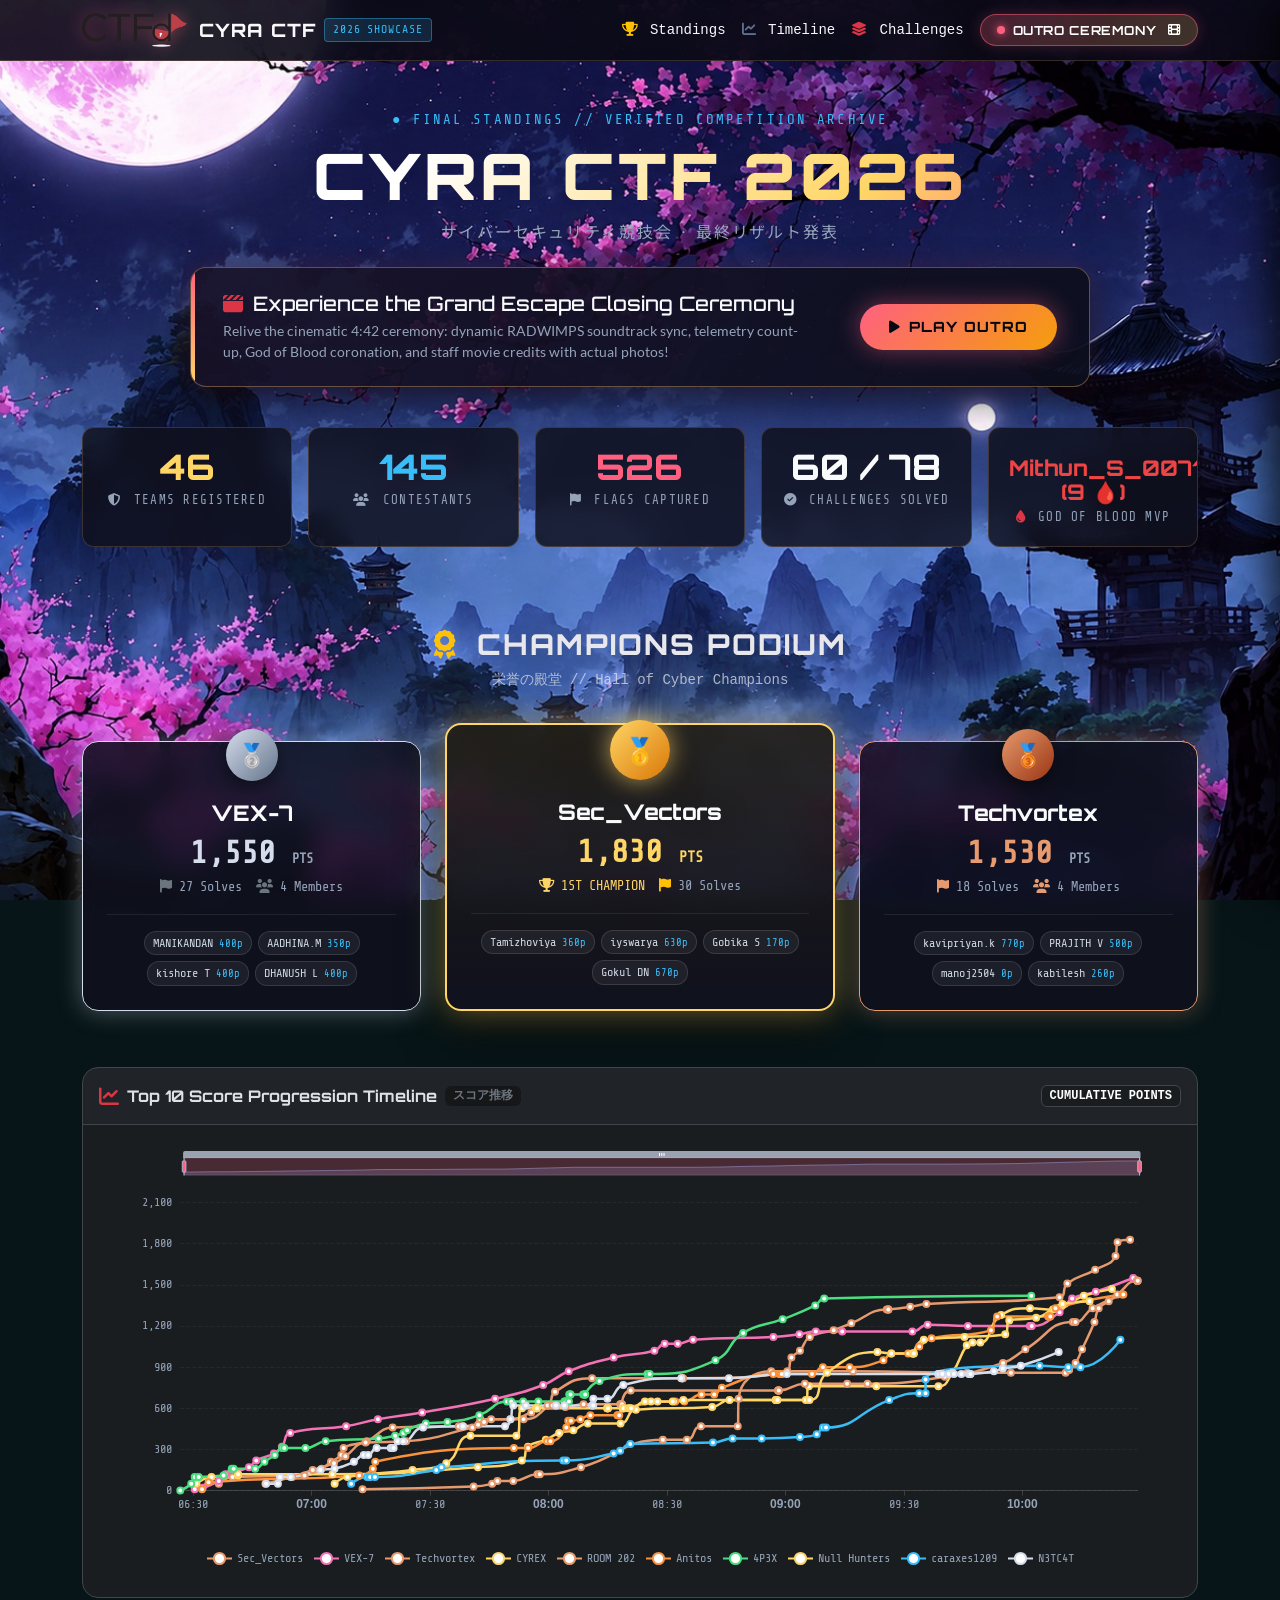
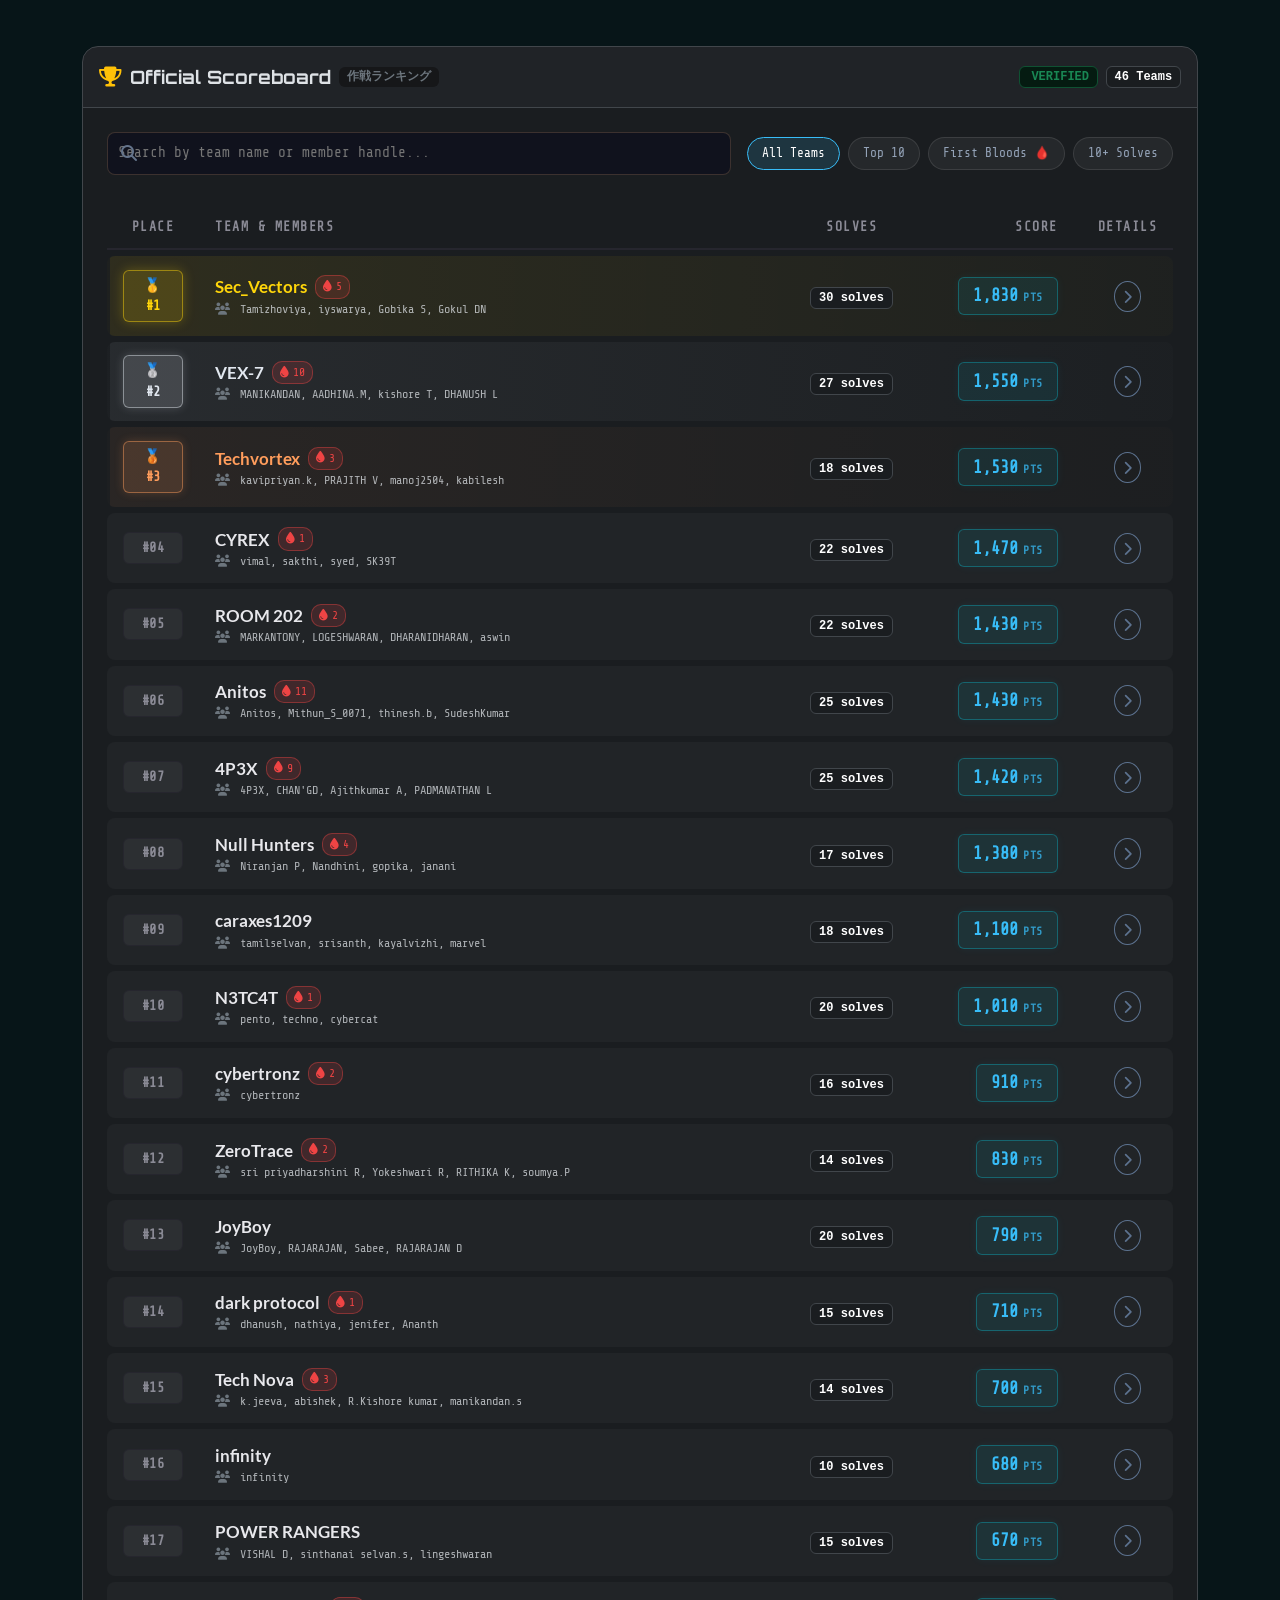
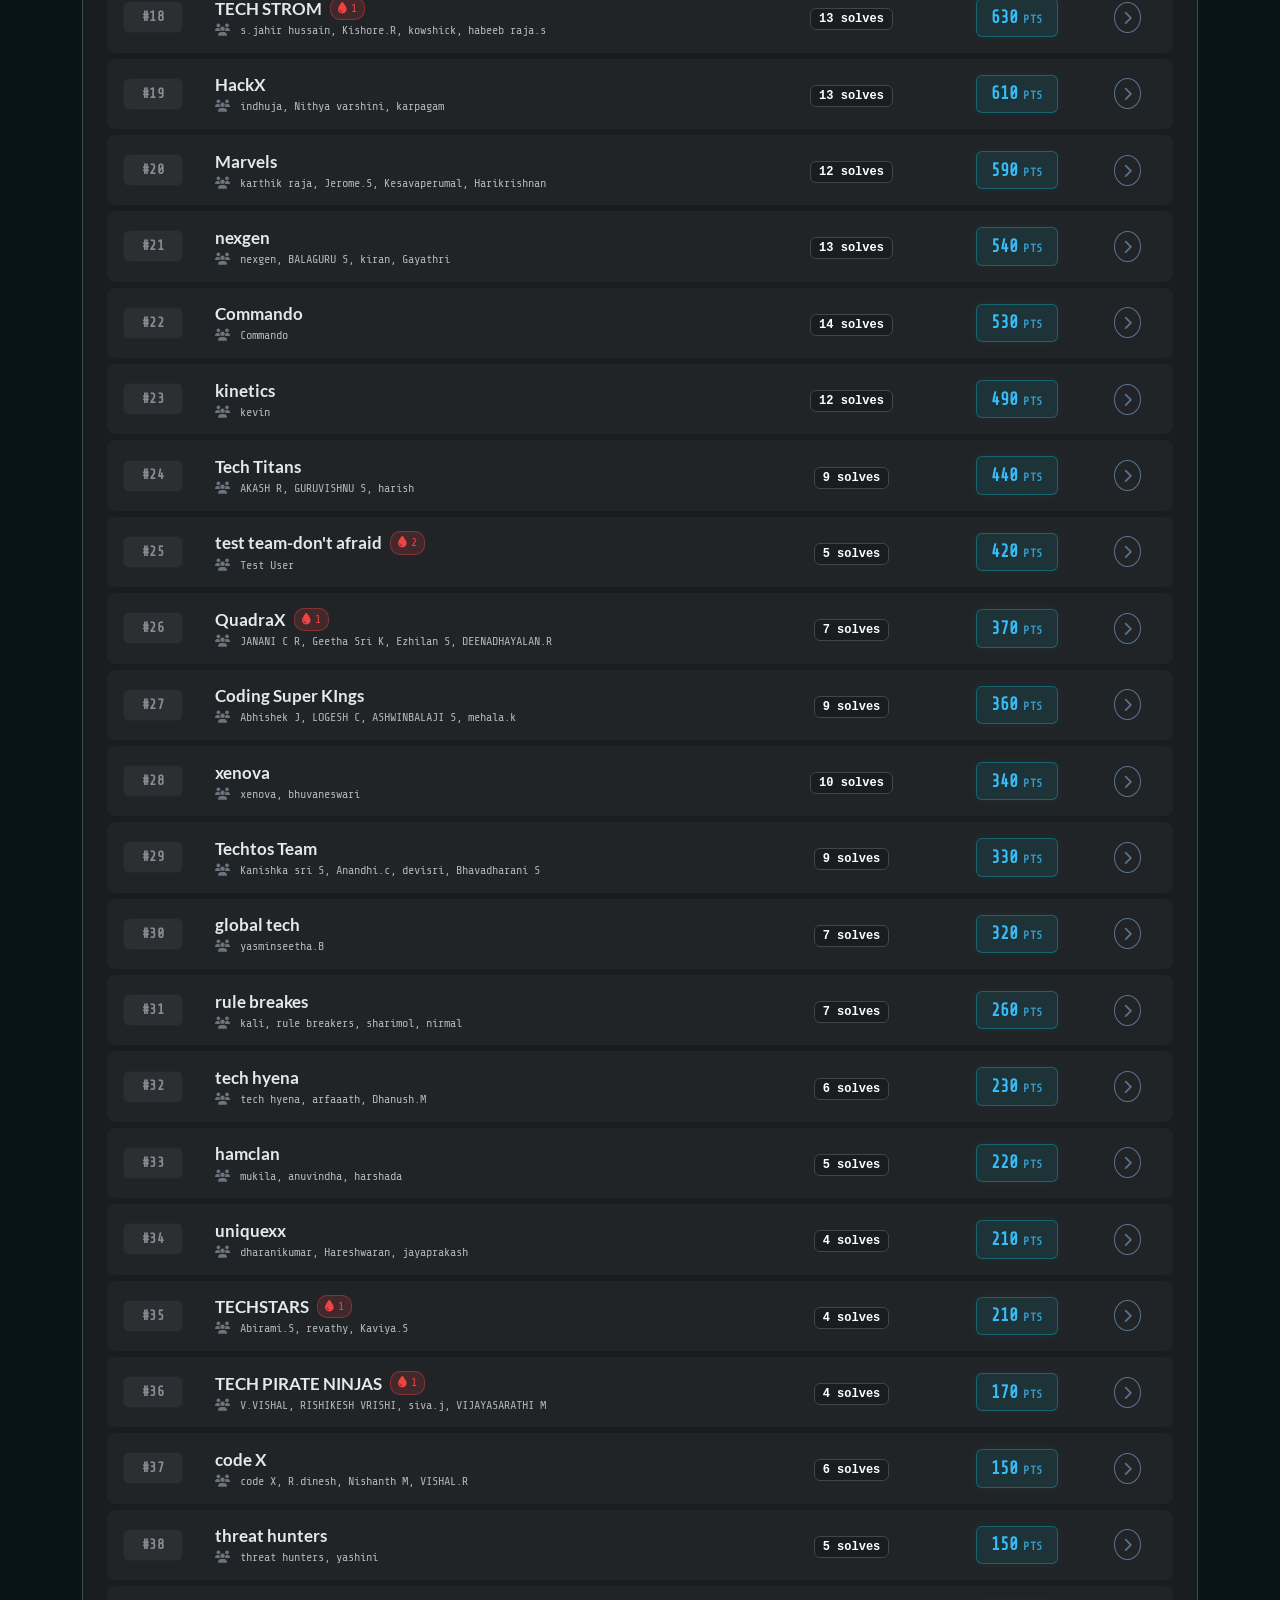
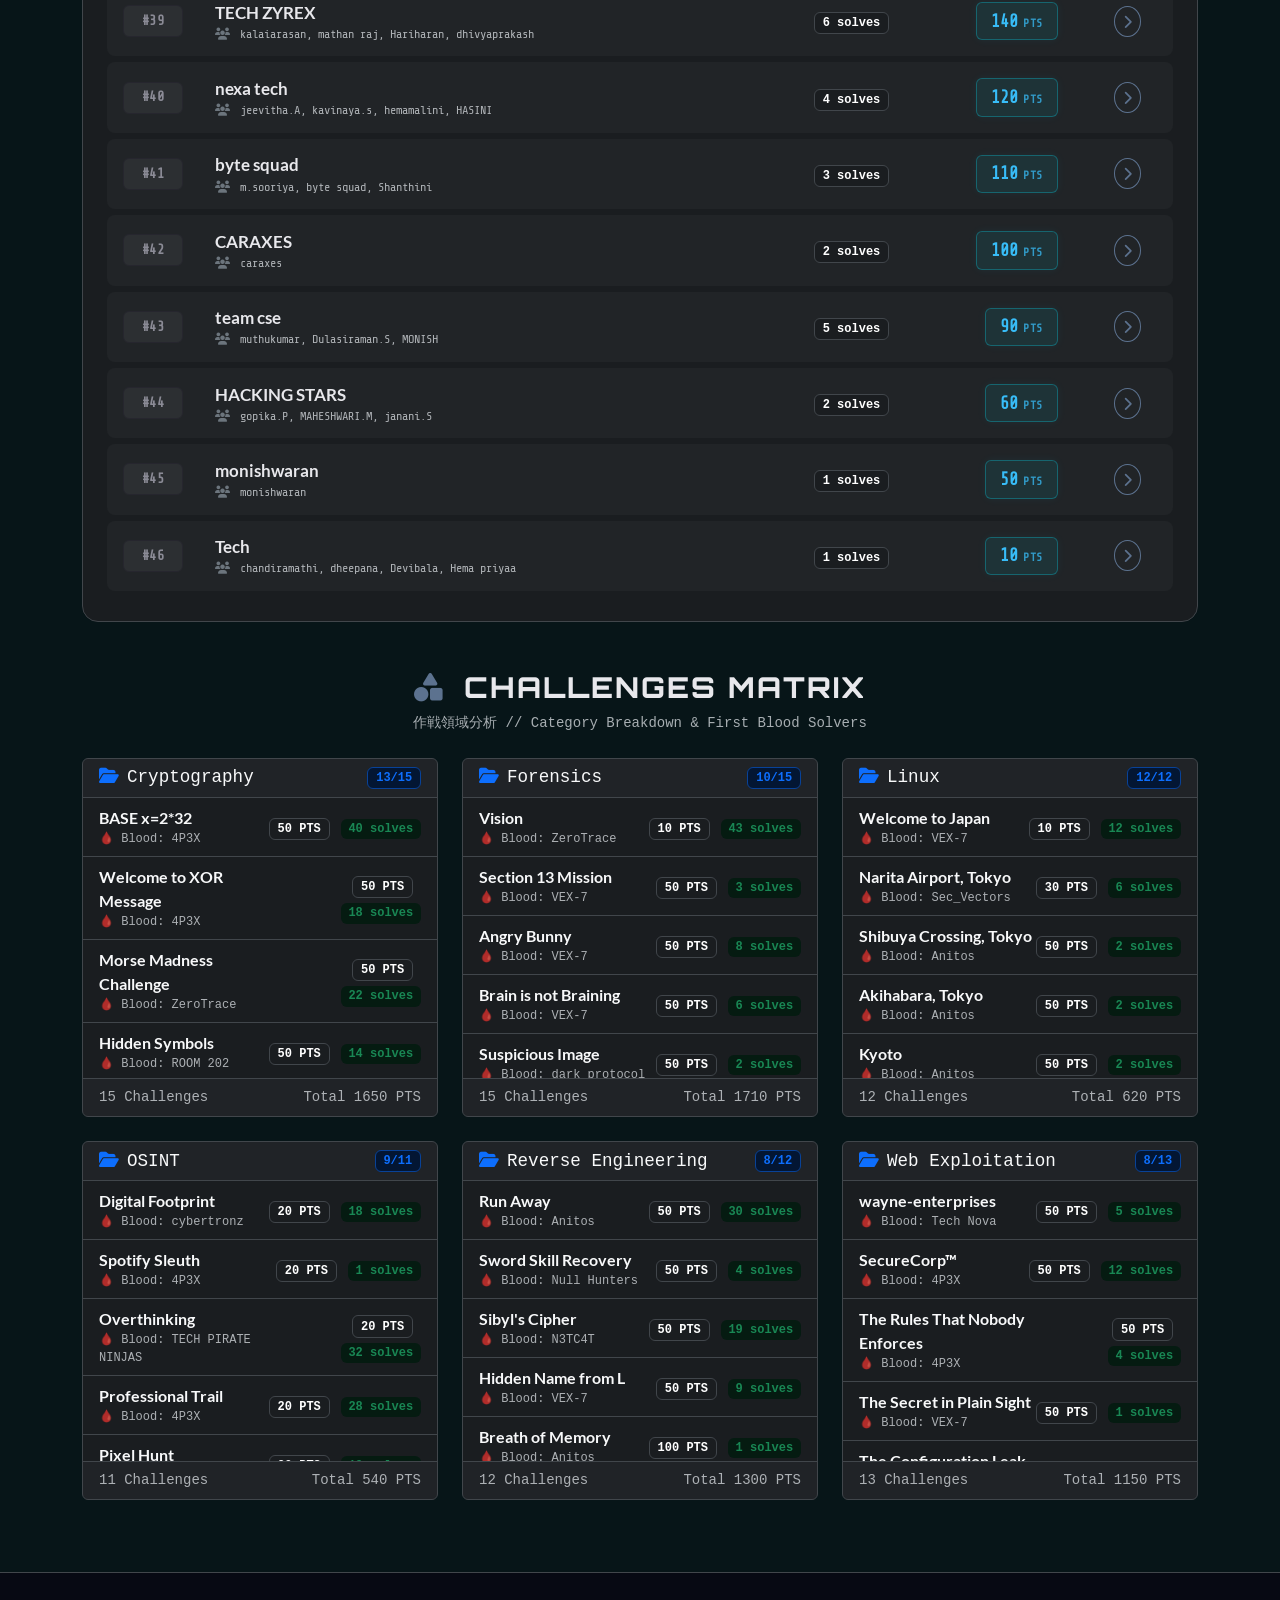
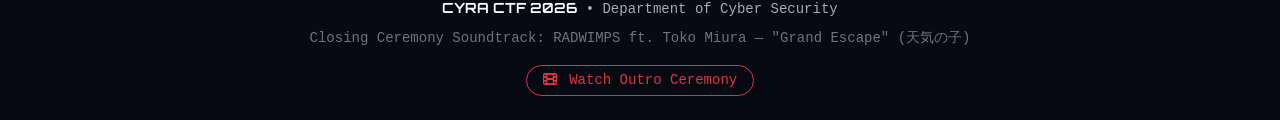
<file: index.html>
<!DOCTYPE html>
<html lang="en" data-bs-theme="dark">
<head>
  <meta charset="utf-8">
  <title>CYRA CTF 2026 // Scoreboard & Results Showcase</title>
  <meta name="viewport" content="width=device-width, initial-scale=1.0">
  <link rel="shortcut icon" href="assets/img/favicon.ico" type="image/x-icon">

  <!-- Typography -->
  <link rel="preconnect" href="https://fonts.googleapis.com">
  <link rel="preconnect" href="https://fonts.gstatic.com" crossorigin>
  <link href="https://fonts.googleapis.com/css2?family=Orbitron:wght@600;700;800;900&family=Share+Tech+Mono&family=Space+Mono:wght@400;700&family=Noto+Sans+JP:wght@400;500;700;900&display=swap" rel="stylesheet">

  <!-- FontAwesome -->
  <link rel="stylesheet" href="https://cdnjs.cloudflare.com/ajax/libs/font-awesome/6.5.1/css/all.min.css">

  <!-- CyRA Theme & Custom Showcase Styles -->
  <link rel="stylesheet" href="assets/css/main.css">
  <link rel="stylesheet" href="assets/css/showcase.css">
</head>
<body>

<!-- Cherry Blossom Sakura Petals Canvas Layer -->
<canvas id="cyra-sakura-canvas" class="cyra-sakura-canvas"></canvas>

<div class="showcase-wrapper">

  <!-- Cyberpunk Top Navigation Bar -->
  <header class="showcase-navbar">
    <div class="container d-flex justify-content-between align-items-center">
      <a href="index.html" class="d-flex align-items-center text-decoration-none text-light">
        <img src="assets/img/logo.png" alt="CyRA Logo" style="height: 36px; margin-right: 12px; filter: drop-shadow(0 0 8px rgba(255,96,128,0.5));">
        <span style="font-family:'Orbitron', sans-serif; font-weight:800; font-size:1.15rem; letter-spacing:0.06em;">CYRA CTF</span>
        <span class="brand-badge d-none d-sm-inline-block">2026 SHOWCASE</span>
      </a>

      <div class="d-flex align-items-center gap-3">
        <a href="#scoreboard-section" class="text-decoration-none text-light small font-monospace d-none d-md-inline-block">
          <i class="fa-solid fa-trophy text-warning me-1"></i> Standings
        </a>
        <a href="#chart-section" class="text-decoration-none text-light small font-monospace d-none d-md-inline-block">
          <i class="fa-solid fa-chart-line text-info me-1"></i> Timeline
        </a>
        <a href="#categories-section" class="text-decoration-none text-light small font-monospace d-none d-md-inline-block">
          <i class="fa-solid fa-layer-group text-danger me-1"></i> Challenges
        </a>

        <!-- Highlight CTA to Outro Closing Ceremony -->
        <a href="outro.html" class="nav-outro-cta" title="Launch the Grand Escape Closing Ceremony">
          <span class="pulse-dot"></span>
          <span>OUTRO CEREMONY</span>
          <i class="fa-solid fa-film ms-1"></i>
        </a>
      </div>
    </div>
  </header>

  <!-- Hero Header Section -->
  <section class="showcase-hero">
    <div class="container">
      <div class="hero-kicker">
        <span>●</span> FINAL STANDINGS // VERIFIED COMPETITION ARCHIVE
      </div>
      <h1 class="hero-title">CYRA CTF 2026</h1>
      <div class="hero-subtitle-jp">
        サイバーセキュリティ競技会 · 最終リザルト発表
      </div>

      <!-- Outro Closing Ceremony Banner Card -->
      <div class="outro-banner-card">
        <div class="outro-banner-info text-start">
          <h4>
            <i class="fa-solid fa-clapperboard text-danger"></i>
            Experience the Grand Escape Closing Ceremony
          </h4>
          <p>
            Relive the cinematic 4:42 ceremony: dynamic RADWIMPS soundtrack sync, telemetry count-up, God of Blood coronation, and staff movie credits with actual photos!
          </p>
        </div>
        <div>
          <a href="outro.html" class="outro-banner-btn">
            <i class="fa-solid fa-play"></i>
            <span>PLAY OUTRO</span>
          </a>
        </div>
      </div>

      <!-- Telemetry Stats Grid -->
      <div class="stats-grid" id="stats-section">
        <div class="stat-box">
          <div class="num gold" id="stat-total-teams">49</div>
          <div class="lbl"><i class="fa-solid fa-shield-halved me-1"></i> Teams Registered</div>
        </div>
        <div class="stat-box">
          <div class="num cyan" id="stat-total-contestants">149</div>
          <div class="lbl"><i class="fa-solid fa-users me-1"></i> Contestants</div>
        </div>
        <div class="stat-box">
          <div class="num pink" id="stat-total-solves">528</div>
          <div class="lbl"><i class="fa-solid fa-flag me-1"></i> Flags Captured</div>
        </div>
        <div class="stat-box">
          <div class="num" id="stat-total-challenges">62 / 80</div>
          <div class="lbl"><i class="fa-solid fa-circle-check me-1"></i> Challenges Solved</div>
        </div>
        <div class="stat-box">
          <div class="num red" id="stat-blood-champion" style="font-size: 1.35rem; padding-top: 8px;">Mithun_S_0071 (9 🩸)</div>
          <div class="lbl"><i class="fa-solid fa-droplet text-danger me-1"></i> God of Blood MVP</div>
        </div>
      </div>

    </div>
  </section>

  <!-- Grand Podium Section -->
  <section class="container mb-5">
    <div class="text-center mb-4">
      <h2 style="font-family:'Orbitron', sans-serif; font-weight:800; font-size:1.8rem;">
        <i class="fa-solid fa-award text-warning me-2"></i>
        CHAMPIONS PODIUM
      </h2>
      <div class="text-muted font-monospace small">栄誉の殿堂 // Hall of Cyber Champions</div>
    </div>

    <div class="podium-container" id="podium-cards">
      <!-- Populated dynamically by scoreboard.js -->
    </div>
  </section>

  <!-- Interactive ECharts Score Timeline Graph -->
  <section class="container mb-5" id="chart-section">
    <div class="card bg-dark-subtle border-secondary-subtle" style="border-radius:16px; overflow:hidden; backdrop-filter:blur(10px);">
      <div class="card-header border-secondary-subtle d-flex justify-content-between align-items-center py-3">
        <div class="d-flex align-items-center gap-2">
          <i class="fa-solid fa-chart-line text-danger fa-lg"></i>
          <span style="font-family:'Orbitron', sans-serif; font-weight:700;">Top 10 Score Progression Timeline</span>
          <span class="badge bg-secondary-subtle text-secondary font-monospace d-none d-sm-inline-block">スコア推移</span>
        </div>
        <span class="badge bg-dark-subtle border border-secondary-subtle font-monospace text-uppercase px-2 py-1" style="font-size:0.75rem;">
          Cumulative Points
        </span>
      </div>
      <div class="card-body p-2 p-md-3">
        <div id="scoregraph" style="min-height: 440px; width: 100%;">
          <div class="d-flex justify-content-center align-items-center" style="min-height: 400px;">
            <i class="fa-solid fa-circle-notch fa-spin fa-3x fa-fw text-secondary"></i>
          </div>
        </div>
      </div>
    </div>
  </section>

  <!-- Scoreboard Standings Table -->
  <section class="container mb-5" id="scoreboard-section">
    <div class="card bg-dark-subtle border-secondary-subtle" style="border-radius:16px; overflow:hidden; backdrop-filter:blur(10px);">
      
      <!-- Panel Header -->
      <div class="card-header border-secondary-subtle d-flex justify-content-between align-items-center py-3">
        <div class="d-flex align-items-center gap-2">
          <i class="fa-solid fa-trophy text-warning fa-lg"></i>
          <span style="font-family:'Orbitron', sans-serif; font-weight:700; font-size:1.15rem;">Official Scoreboard</span>
          <span class="badge bg-secondary-subtle text-secondary font-monospace d-none d-sm-inline-block">作戦ランキング</span>
        </div>
        <div class="d-flex align-items-center gap-2">
          <span class="badge bg-success-subtle text-success border border-success-subtle font-monospace">
            <span class="pulse-dot me-1" style="background:#22c55e; box-shadow:0 0 6px #22c55e;"></span>
            VERIFIED
          </span>
          <span class="badge bg-dark-subtle border border-secondary-subtle font-monospace" id="scoreboard-count">
            46 Teams
          </span>
        </div>
      </div>

      <div class="card-body p-3 p-md-4">
        
        <!-- Search & Filter Controls -->
        <div class="search-filter-bar">
          <div class="search-input-wrap">
            <i class="fa-solid fa-magnifying-glass"></i>
            <input type="text" id="search-team" class="search-input" placeholder="Search by team name or member handle..." autocomplete="off">
          </div>
          <div class="filter-pills">
            <button type="button" class="filter-pill active" data-filter="all">All Teams</button>
            <button type="button" class="filter-pill" data-filter="top10">Top 10</button>
            <button type="button" class="filter-pill" data-filter="bloods">First Bloods 🩸</button>
            <button type="button" class="filter-pill" data-filter="highsolves">10+ Solves</button>
          </div>
        </div>

        <!-- Table View -->
        <div class="table-responsive">
          <table class="cyra-scoreboard-table align-middle">
            <thead>
              <tr>
                <th class="text-center cyra-th-rank" style="width: 90px;">Place</th>
                <th class="text-start ps-3 cyra-th-team">Team & Members</th>
                <th class="text-center cyra-th-solves" style="width: 140px;">Solves</th>
                <th class="text-end pe-4 cyra-th-score" style="width: 160px;">Score</th>
                <th class="text-center" style="width: 80px;">Details</th>
              </tr>
            </thead>
            <tbody id="scoreboard-tbody">
              <!-- Populated dynamically by scoreboard.js -->
            </tbody>
          </table>
        </div>

      </div>
    </div>
  </section>

  <!-- Categories & Challenges Matrix Section -->
  <section class="container mb-5" id="categories-section">
    <div class="text-center mb-4">
      <h2 style="font-family:'Orbitron', sans-serif; font-weight:800; font-size:1.8rem;">
        <i class="fa-solid fa-shapes text-info me-2"></i>
        CHALLENGES MATRIX
      </h2>
      <div class="text-muted font-monospace small">作戦領域分析 // Category Breakdown & First Blood Solvers</div>
    </div>

    <div class="row" id="categories-container">
      <!-- Populated dynamically by scoreboard.js -->
    </div>
  </section>

  <!-- Footer -->
  <footer class="py-4 border-top border-secondary-subtle mt-5" style="background: rgba(8, 9, 20, 0.95);">
    <div class="container text-center text-muted font-monospace small">
      <div class="mb-2">
        <strong class="text-light" style="font-family:'Orbitron', sans-serif;">CYRA CTF 2026</strong> &bull; Department of Cyber Security
      </div>
      <div class="text-secondary mb-3">
        Closing Ceremony Soundtrack: RADWIMPS ft. Toko Miura — "Grand Escape" (天気の子)
      </div>
      <div>
        <a href="outro.html" class="btn btn-sm btn-outline-danger rounded-pill px-3">
          <i class="fa-solid fa-film me-1"></i> Watch Outro Ceremony
        </a>
      </div>
    </div>
  </footer>

</div>

<!-- Team Drilldown Slide-Over Drawer -->
<div class="team-drawer-backdrop" id="team-drawer-backdrop"></div>
<div class="team-drawer" id="team-drawer">
  <div class="drawer-header">
    <div class="d-flex align-items-center gap-2">
      <i class="fa-solid fa-shield-cat text-warning fa-lg"></i>
      <h3 class="drawer-title mb-0" id="drawer-team-name">Team Name</h3>
    </div>
    <button type="button" class="drawer-close" id="drawer-close-btn" title="Close (ESC)">
      <i class="fa-solid fa-xmark"></i>
    </button>
  </div>
  <div class="drawer-body" id="drawer-body-content">
    <!-- Populated dynamically when clicking a team -->
  </div>
</div>

<!-- Embedded Telemetry Data Bundle (Immediate Offline & file:// Protocol Support) -->
<script src="data/data-bundle.js"></script>

<!-- Vendor Libraries -->
<script src="assets/js/vendor/echarts.min.js"></script>
<script src="assets/js/vendor/dayjs.min.js"></script>

<!-- Sakura Particle Physics Engine -->
<script src="assets/js/cyra-petals.js"></script>

<!-- Scoreboard & Analytics Engine -->
<script src="assets/js/scoreboard.js"></script>

</body>
</html>
</file>
